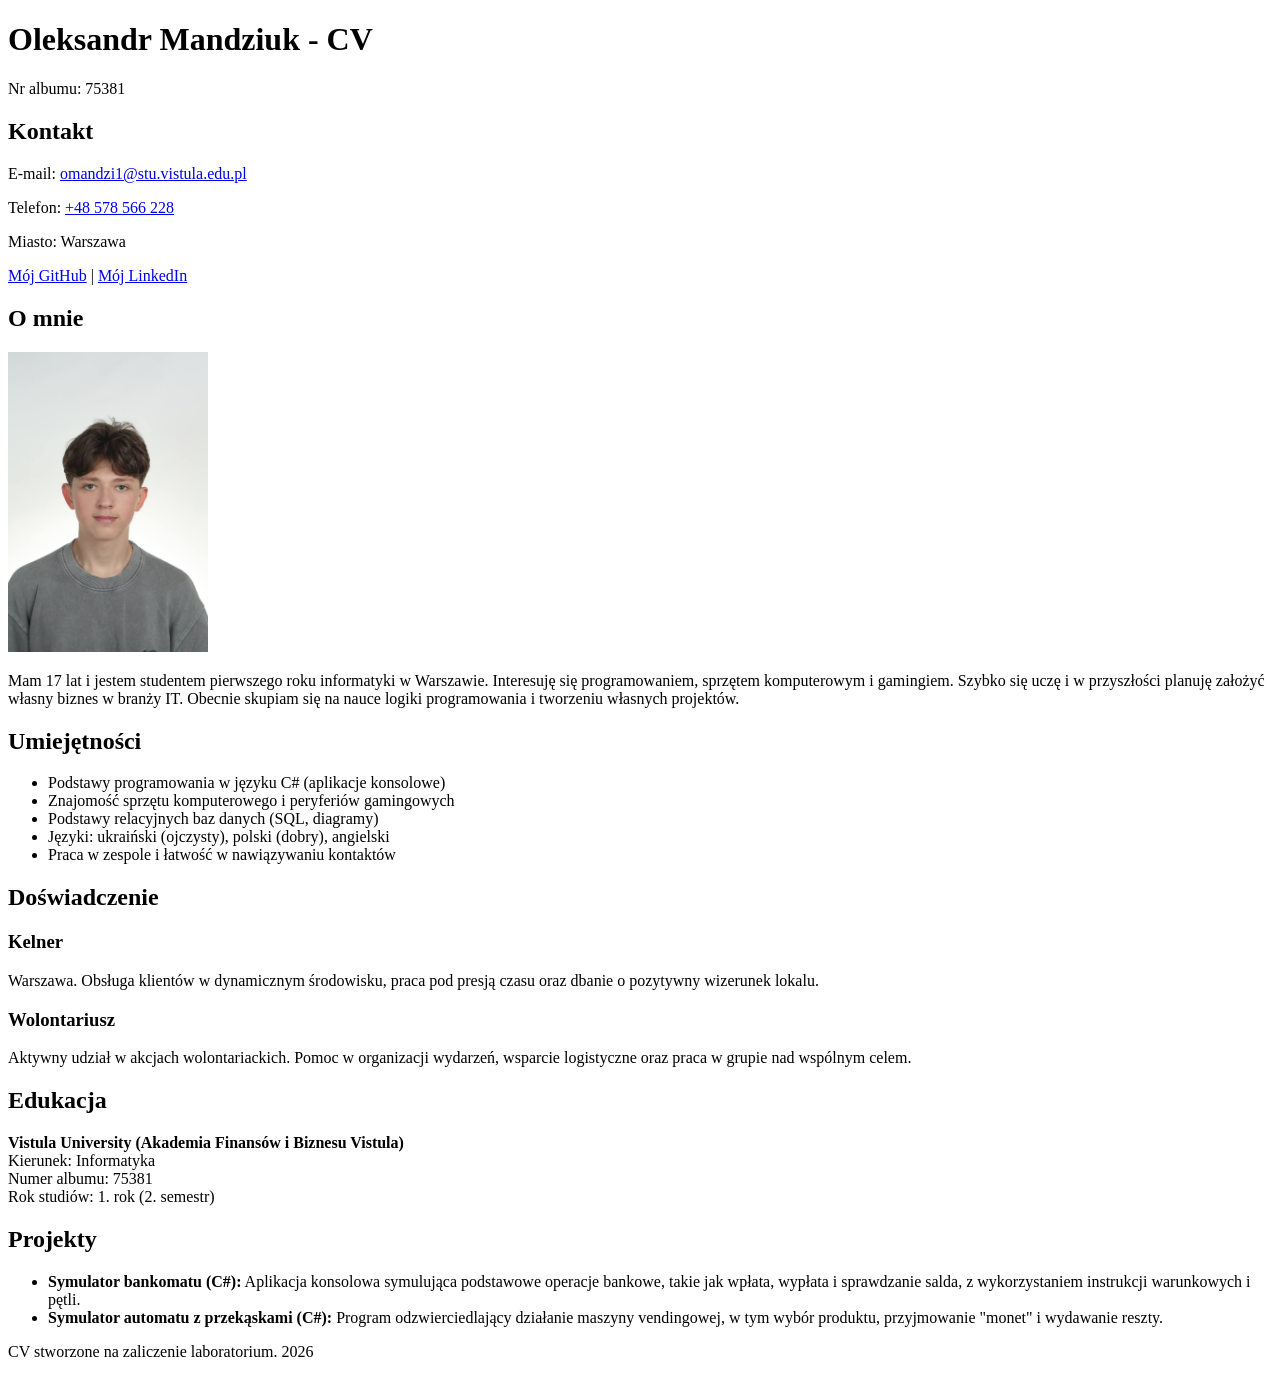
<file: zad1_cv/index.html>
<!DOCTYPE html>
<html lang="pl">
<head>
    <meta charset="UTF-8">
    <meta name="viewport" content="width=device-width, initial-scale=1.0">
    <title>CV - Oleksandr Mandziuk (75381)</title>
</head>
<body>

    <header>
        <h1>Oleksandr Mandziuk - CV</h1>
        <p>Nr albumu: 75381</p>
    </header>

    <main>
        <section>
            <h2>Kontakt</h2>
            <p>E-mail: <a href="mailto:omandzi1@stu.vistula.edu.pl">omandzi1@stu.vistula.edu.pl</a></p>
            <p>Telefon: <a href="tel:+48578566228">+48 578 566 228</a></p>
            <p>Miasto: Warszawa</p>
            <p>
                <a href="https://github.com/75381-oleksandr-mandziuk" target="_blank" rel="noopener noreferrer">Mój GitHub</a> | 
                <a href="https://www.linkedin.com/in/oleksandr-mandziuk-185b4838b/" target="_blank" rel="noopener noreferrer">Mój LinkedIn</a>
            </p>
        </section>

        <section>
            <h2>O mnie</h2>
            <img src="moje_zdjecie.jpg" alt="Zdjęcie profilowe - Oleksandr Mandziuk" width="200">
            <p>Mam 17 lat i jestem studentem pierwszego roku informatyki w Warszawie. Interesuję się programowaniem, sprzętem komputerowym i gamingiem. Szybko się uczę i w przyszłości planuję założyć własny biznes w branży IT. Obecnie skupiam się na nauce logiki programowania i tworzeniu własnych projektów.</p>
        </section>

        <section>
            <h2>Umiejętności</h2>
            <ul>
                <li>Podstawy programowania w języku C# (aplikacje konsolowe)</li>
                <li>Znajomość sprzętu komputerowego i peryferiów gamingowych</li>
                <li>Podstawy relacyjnych baz danych (SQL, diagramy)</li>
                <li>Języki: ukraiński (ojczysty), polski (dobry), angielski</li>
                <li>Praca w zespole i łatwość w nawiązywaniu kontaktów</li>
            </ul>
        </section>

        <section>
            <h2>Doświadczenie</h2>
            <article>
                <h3>Kelner</h3>
                <p>Warszawa. Obsługa klientów w dynamicznym środowisku, praca pod presją czasu oraz dbanie o pozytywny wizerunek lokalu.</p>
            </article>
            <article>
                <h3>Wolontariusz</h3>
                <p>Aktywny udział w akcjach wolontariackich. Pomoc w organizacji wydarzeń, wsparcie logistyczne oraz praca w grupie nad wspólnym celem.</p>
            </article>
        </section>

        <section>
            <h2>Edukacja</h2>
            <p><strong>Vistula University (Akademia Finansów i Biznesu Vistula)</strong><br>
            Kierunek: Informatyka<br>
            Numer albumu: 75381<br>
            Rok studiów: 1. rok (2. semestr)</p>
        </section>

        <section>
            <h2>Projekty</h2>
            <ul>
                <li><strong>Symulator bankomatu (C#):</strong> Aplikacja konsolowa symulująca podstawowe operacje bankowe, takie jak wpłata, wypłata i sprawdzanie salda, z wykorzystaniem instrukcji warunkowych i pętli.</li>
                <li><strong>Symulator automatu z przekąskami (C#):</strong> Program odzwierciedlający działanie maszyny vendingowej, w tym wybór produktu, przyjmowanie "monet" i wydawanie reszty.</li>
            </ul>
        </section>
    </main>

    <footer>
        <p>CV stworzone na zaliczenie laboratorium. 2026</p>
    </footer>

</body>
</html>
</file>
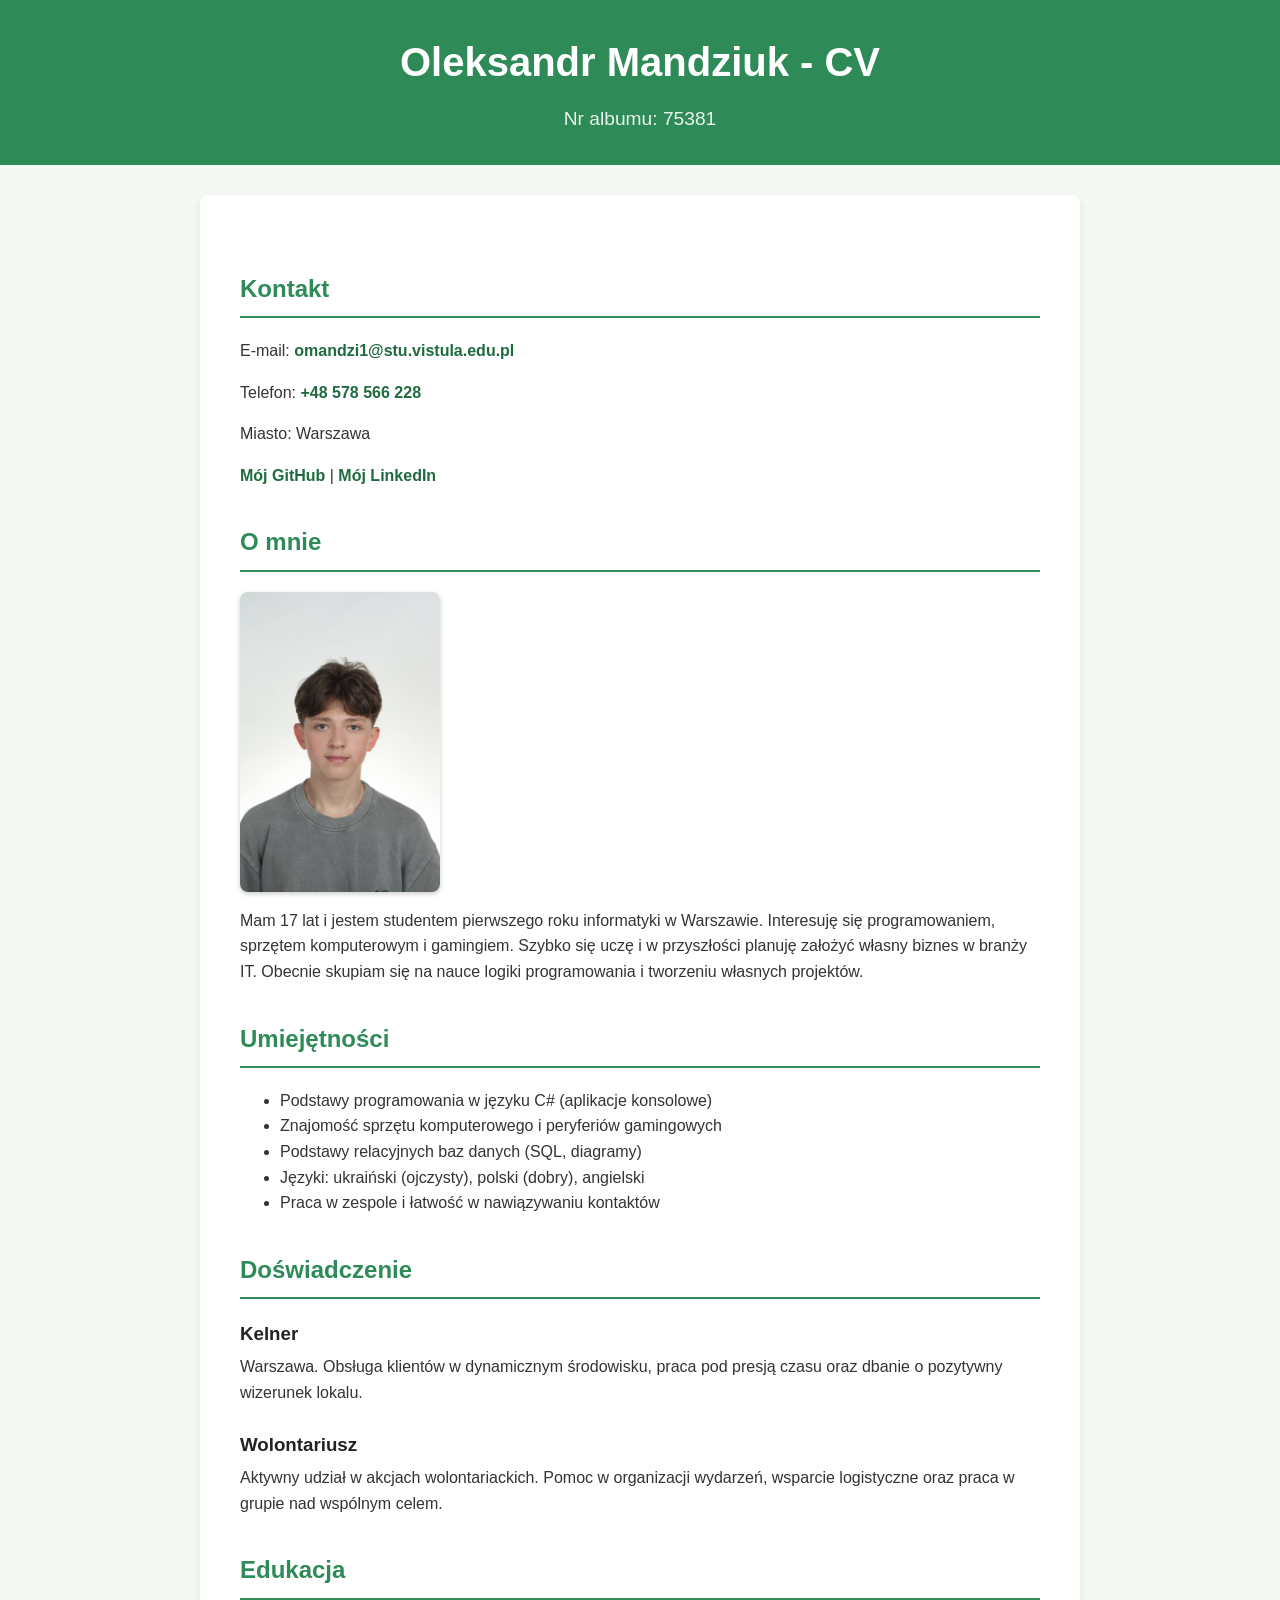
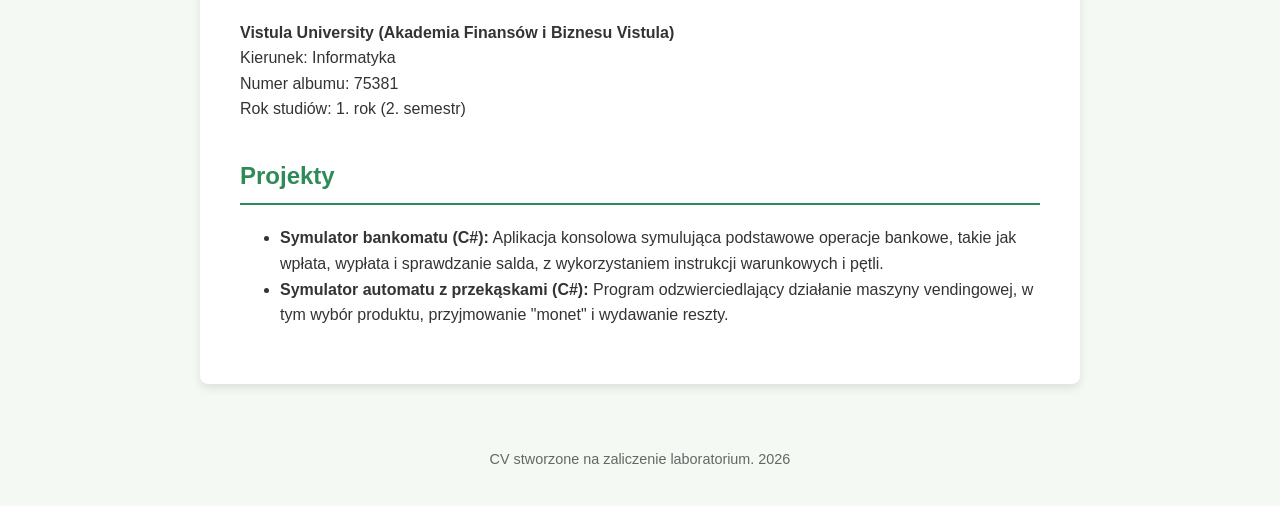
<file: zad2_css/index.html>
<!DOCTYPE html>
<html lang="pl">
<head>
    <meta charset="UTF-8">
    <meta name="viewport" content="width=device-width, initial-scale=1.0">
    <title>CV - Oleksandr Mandziuk (75381)</title>
    <link rel="stylesheet" href="styles.css">
</head>
<body>

    <header>
        <h1>Oleksandr Mandziuk - CV</h1>
        <p>Nr albumu: 75381</p>
    </header>

    <main>
        <section>
            <h2>Kontakt</h2>
            <p>E-mail: <a href="mailto:omandzi1@stu.vistula.edu.pl">omandzi1@stu.vistula.edu.pl</a></p>
            <p>Telefon: <a href="tel:+48578566228">+48 578 566 228</a></p>
            <p>Miasto: Warszawa</p>
            <p>
                <a href="https://github.com/75381-oleksandr-mandziuk" target="_blank" rel="noopener noreferrer">Mój GitHub</a> | 
                <a href="https://www.linkedin.com/in/oleksandr-mandziuk-185b4838b/" target="_blank" rel="noopener noreferrer">Mój LinkedIn</a>
            </p>
        </section>

        <section>
            <h2>O mnie</h2>
            <img src="moje_zdjecie.jpg" alt="Zdjęcie profilowe - Oleksandr Mandziuk">
            <p>Mam 17 lat i jestem studentem pierwszego roku informatyki w Warszawie. Interesuję się programowaniem, sprzętem komputerowym i gamingiem. Szybko się uczę i w przyszłości planuję założyć własny biznes w branży IT. Obecnie skupiam się na nauce logiki programowania i tworzeniu własnych projektów.</p>
        </section>

        <section>
            <h2>Umiejętności</h2>
            <ul>
                <li>Podstawy programowania w języku C# (aplikacje konsolowe)</li>
                <li>Znajomość sprzętu komputerowego i peryferiów gamingowych</li>
                <li>Podstawy relacyjnych baz danych (SQL, diagramy)</li>
                <li>Języki: ukraiński (ojczysty), polski (dobry), angielski</li>
                <li>Praca w zespole i łatwość w nawiązywaniu kontaktów</li>
            </ul>
        </section>

        <section>
            <h2>Doświadczenie</h2>
            <article>
                <h3>Kelner</h3>
                <p>Warszawa. Obsługa klientów w dynamicznym środowisku, praca pod presją czasu oraz dbanie o pozytywny wizerunek lokalu.</p>
            </article>
            <article>
                <h3>Wolontariusz</h3>
                <p>Aktywny udział w akcjach wolontariackich. Pomoc w organizacji wydarzeń, wsparcie logistyczne oraz praca w grupie nad wspólnym celem.</p>
            </article>
        </section>

        <section>
            <h2>Edukacja</h2>
            <p><strong>Vistula University (Akademia Finansów i Biznesu Vistula)</strong><br>
            Kierunek: Informatyka<br>
            Numer albumu: 75381<br>
            Rok studiów: 1. rok (2. semestr)</p>
        </section>

        <section>
            <h2>Projekty</h2>
            <ul>
                <li><strong>Symulator bankomatu (C#):</strong> Aplikacja konsolowa symulująca podstawowe operacje bankowe, takie jak wpłata, wypłata i sprawdzanie salda, z wykorzystaniem instrukcji warunkowych i pętli.</li>
                <li><strong>Symulator automatu z przekąskami (C#):</strong> Program odzwierciedlający działanie maszyny vendingowej, w tym wybór produktu, przyjmowanie "monet" i wydawanie reszty.</li>
            </ul>
        </section>
    </main>

    <footer>
        <p>CV stworzone na zaliczenie laboratorium. 2026</p>
    </footer>

</body>
</html>
</file>
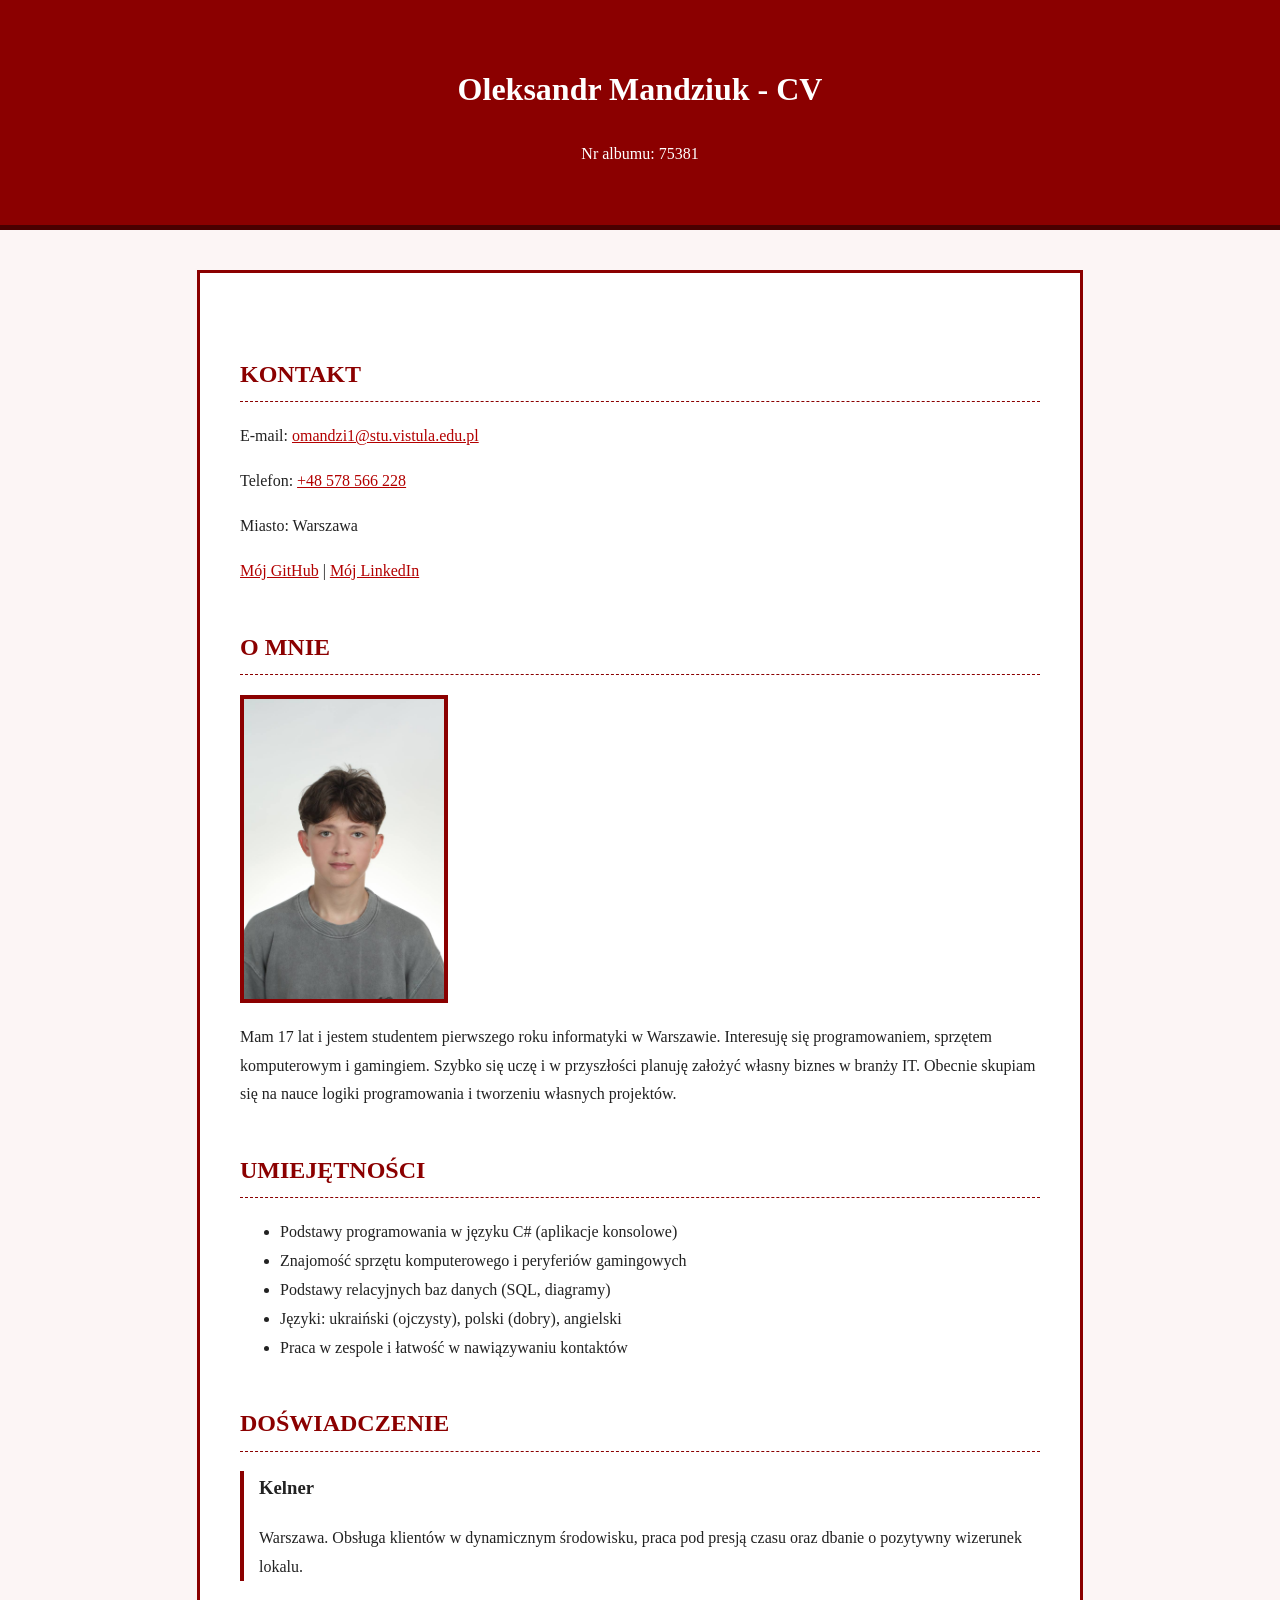
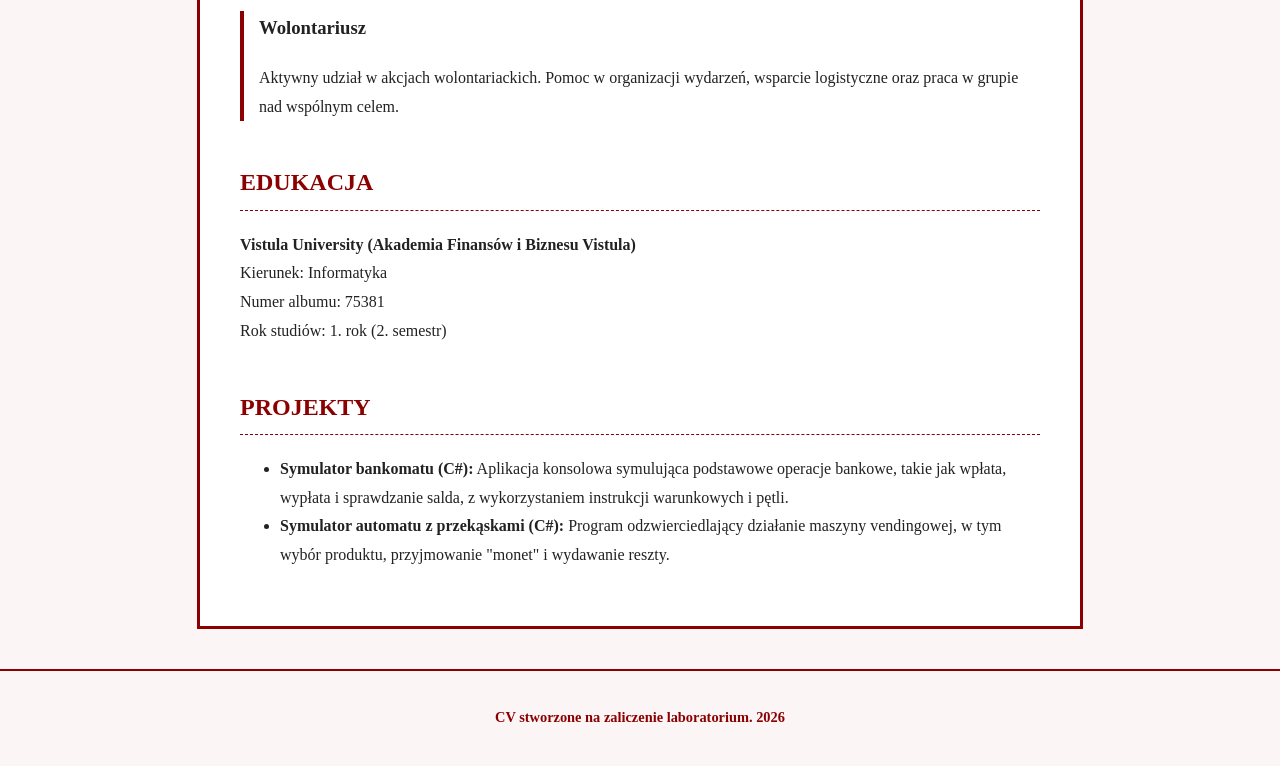
<file: zad3_motyw/index.html>
<!DOCTYPE html>
<html lang="pl">
<head>
    <meta charset="UTF-8">
    <meta name="viewport" content="width=device-width, initial-scale=1.0">
    <title>CV - Oleksandr Mandziuk (75381)</title>
    <link rel="stylesheet" href="red.css">
</head>
<body>

    <header>
        <h1>Oleksandr Mandziuk - CV</h1>
        <p>Nr albumu: 75381</p>
    </header>

    <main>
        <section>
            <h2>Kontakt</h2>
            <p>E-mail: <a href="mailto:omandzi1@stu.vistula.edu.pl">omandzi1@stu.vistula.edu.pl</a></p>
            <p>Telefon: <a href="tel:+48578566228">+48 578 566 228</a></p>
            <p>Miasto: Warszawa</p>
            <p>
                <a href="https://github.com/75381-oleksandr-mandziuk" target="_blank" rel="noopener noreferrer">Mój GitHub</a> | 
                <a href="https://www.linkedin.com/in/oleksandr-mandziuk-185b4838b/" target="_blank" rel="noopener noreferrer">Mój LinkedIn</a>
            </p>
        </section>

        <section>
            <h2>O mnie</h2>
            <img src="moje_zdjecie.jpg" alt="Zdjęcie profilowe - Oleksandr Mandziuk">
            <p>Mam 17 lat i jestem studentem pierwszego roku informatyki w Warszawie. Interesuję się programowaniem, sprzętem komputerowym i gamingiem. Szybko się uczę i w przyszłości planuję założyć własny biznes w branży IT. Obecnie skupiam się na nauce logiki programowania i tworzeniu własnych projektów.</p>
        </section>

        <section>
            <h2>Umiejętności</h2>
            <ul>
                <li>Podstawy programowania w języku C# (aplikacje konsolowe)</li>
                <li>Znajomość sprzętu komputerowego i peryferiów gamingowych</li>
                <li>Podstawy relacyjnych baz danych (SQL, diagramy)</li>
                <li>Języki: ukraiński (ojczysty), polski (dobry), angielski</li>
                <li>Praca w zespole i łatwość w nawiązywaniu kontaktów</li>
            </ul>
        </section>

        <section>
            <h2>Doświadczenie</h2>
            <article>
                <h3>Kelner</h3>
                <p>Warszawa. Obsługa klientów w dynamicznym środowisku, praca pod presją czasu oraz dbanie o pozytywny wizerunek lokalu.</p>
            </article>
            <article>
                <h3>Wolontariusz</h3>
                <p>Aktywny udział w akcjach wolontariackich. Pomoc w organizacji wydarzeń, wsparcie logistyczne oraz praca w grupie nad wspólnym celem.</p>
            </article>
        </section>

        <section>
            <h2>Edukacja</h2>
            <p><strong>Vistula University (Akademia Finansów i Biznesu Vistula)</strong><br>
            Kierunek: Informatyka<br>
            Numer albumu: 75381<br>
            Rok studiów: 1. rok (2. semestr)</p>
        </section>

        <section>
            <h2>Projekty</h2>
            <ul>
                <li><strong>Symulator bankomatu (C#):</strong> Aplikacja konsolowa symulująca podstawowe operacje bankowe, takie jak wpłata, wypłata i sprawdzanie salda, z wykorzystaniem instrukcji warunkowych i pętli.</li>
                <li><strong>Symulator automatu z przekąskami (C#):</strong> Program odzwierciedlający działanie maszyny vendingowej, w tym wybór produktu, przyjmowanie "monet" i wydawanie reszty.</li>
            </ul>
        </section>
    </main>

    <footer>
        <p>CV stworzone na zaliczenie laboratorium. 2026</p>
    </footer>

</body>
</html>
</file>
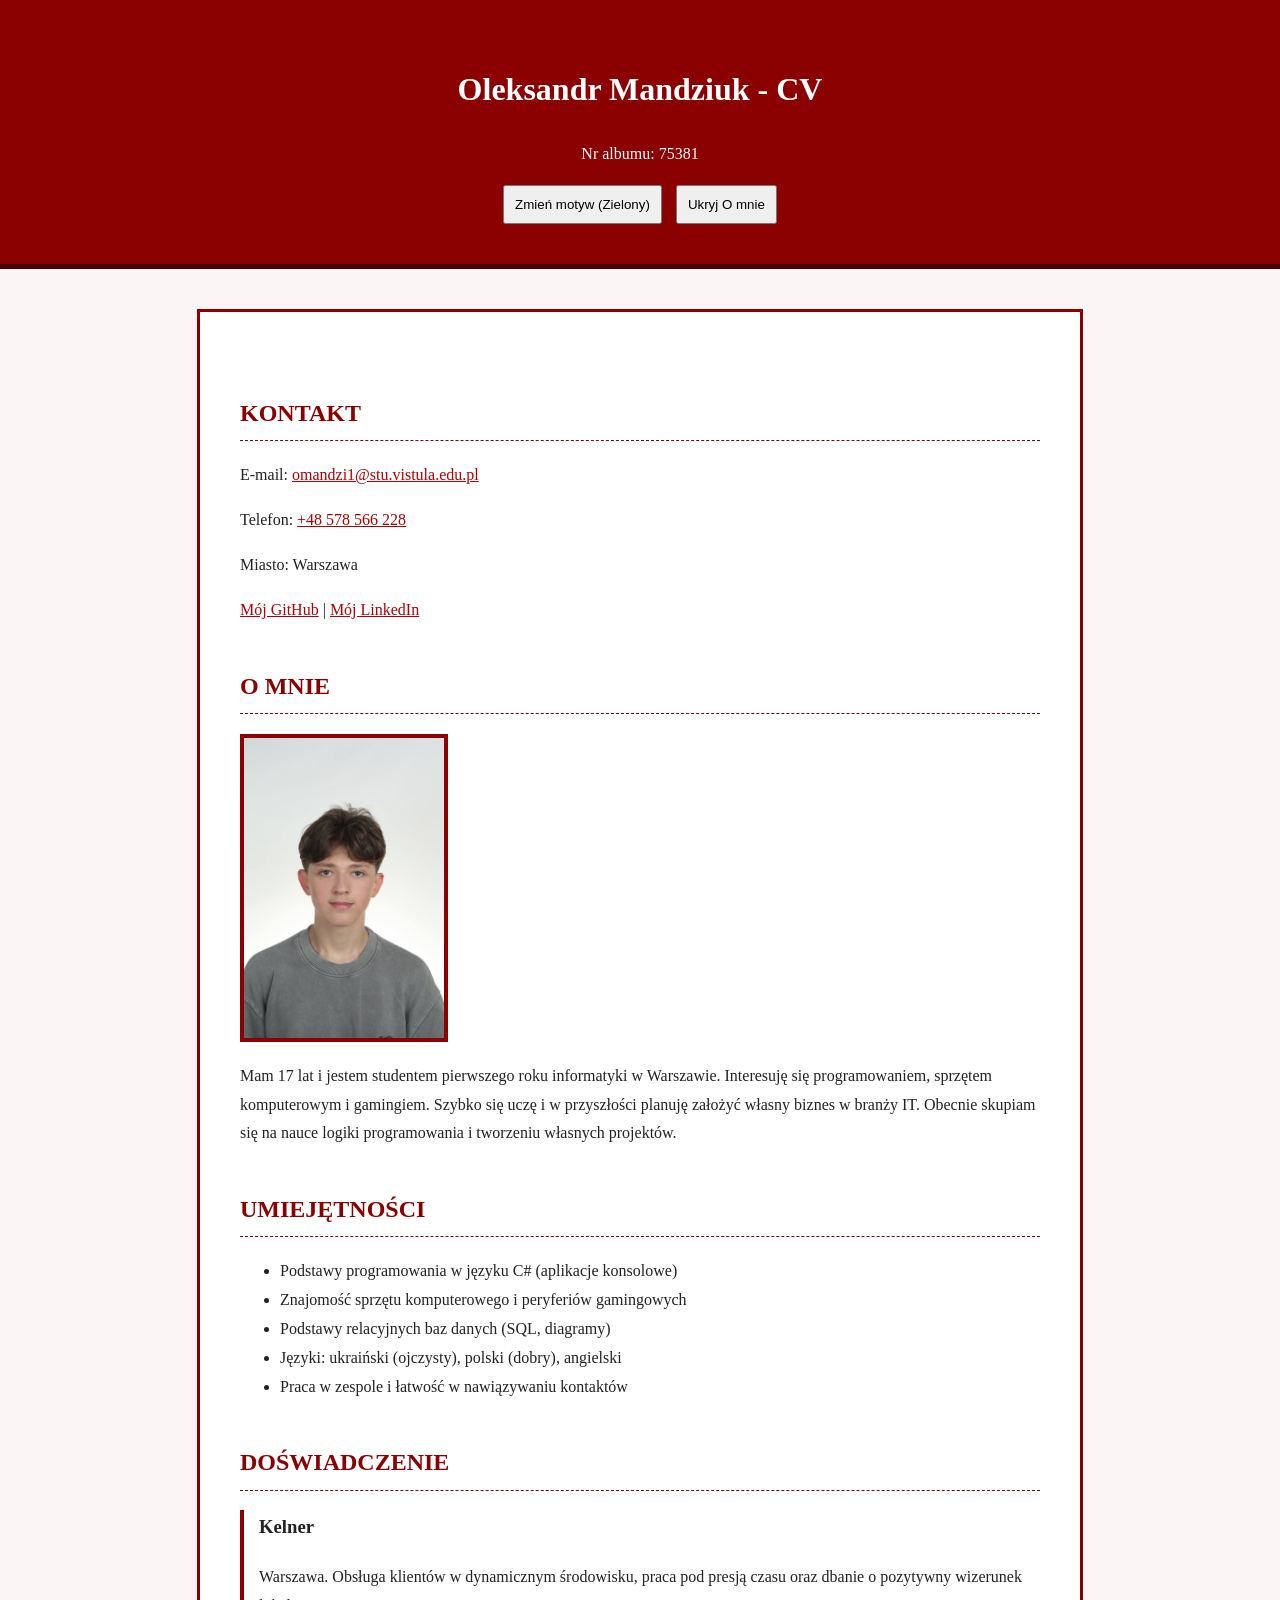
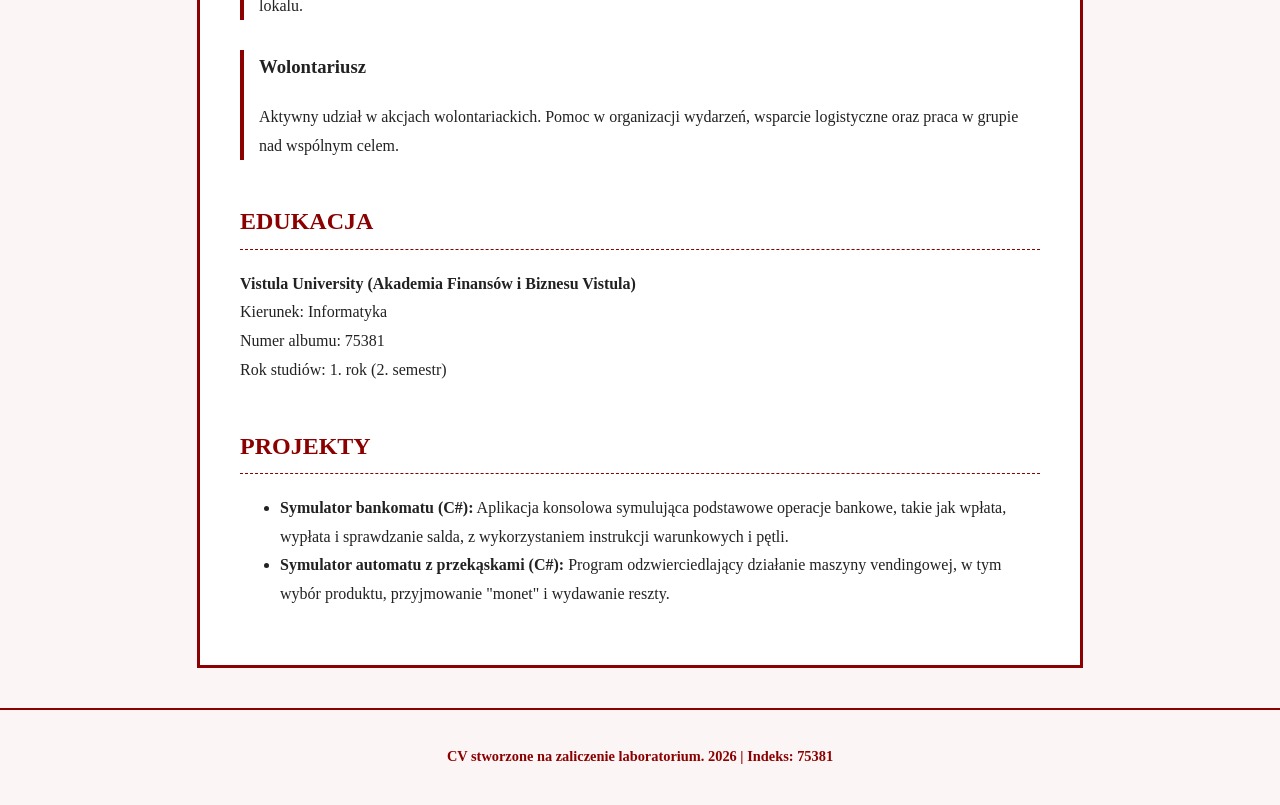
<file: zad4_interakcja/index.html>
<!DOCTYPE html>
<html lang="pl">
<head>
    <meta charset="UTF-8">
    <meta name="viewport" content="width=device-width, initial-scale=1.0">
    <title>CV - Oleksandr Mandziuk (75381)</title>
    <link id="theme-style" rel="stylesheet" href="red.css">
</head>
<body>

    <header>
        <h1>Oleksandr Mandziuk - CV</h1>
        <p>Nr albumu: 75381</p>
        
        <div style="margin-top: 15px;">
            <button id="theme-btn" style="padding: 10px; cursor: pointer; margin-right: 10px;">Zmień motyw (Zielony)</button>
            <button id="toggle-section-btn" style="padding: 10px; cursor: pointer;">Ukryj O mnie</button>
        </div>
    </header>

    <main>
        <section>
            <h2>Kontakt</h2>
            <p>E-mail: <a href="mailto:omandzi1@stu.vistula.edu.pl">omandzi1@stu.vistula.edu.pl</a></p>
            <p>Telefon: <a href="tel:+48578566228">+48 578 566 228</a></p>
            <p>Miasto: Warszawa</p>
            <p>
                <a href="https://github.com/75381-oleksandr-mandziuk" target="_blank" rel="noopener noreferrer">Mój GitHub</a> | 
                <a href="https://www.linkedin.com/in/oleksandr-mandziuk-185b4838b/" target="_blank" rel="noopener noreferrer">Mój LinkedIn</a>
            </p>
        </section>

        <section id="omnie-sekcja">
            <h2>O mnie</h2>
            <img src="moje_zdjecie.jpg" alt="Zdjęcie profilowe - Oleksandr Mandziuk">
            <p>Mam 17 lat i jestem studentem pierwszego roku informatyki w Warszawie. Interesuję się programowaniem, sprzętem komputerowym i gamingiem. Szybko się uczę i w przyszłości planuję założyć własny biznes w branży IT. Obecnie skupiam się na nauce logiki programowania i tworzeniu własnych projektów.</p>
        </section>

        <section>
            <h2>Umiejętności</h2>
            <ul>
                <li>Podstawy programowania w języku C# (aplikacje konsolowe)</li>
                <li>Znajomość sprzętu komputerowego i peryferiów gamingowych</li>
                <li>Podstawy relacyjnych baz danych (SQL, diagramy)</li>
                <li>Języki: ukraiński (ojczysty), polski (dobry), angielski</li>
                <li>Praca w zespole i łatwość w nawiązywaniu kontaktów</li>
            </ul>
        </section>

        <section>
            <h2>Doświadczenie</h2>
            <article>
                <h3>Kelner</h3>
                <p>Warszawa. Obsługa klientów w dynamicznym środowisku, praca pod presją czasu oraz dbanie o pozytywny wizerunek lokalu.</p>
            </article>
            <article>
                <h3>Wolontariusz</h3>
                <p>Aktywny udział w akcjach wolontariackich. Pomoc w organizacji wydarzeń, wsparcie logistyczne oraz praca w grupie nad wspólnym celem.</p>
            </article>
        </section>

        <section>
            <h2>Edukacja</h2>
            <p><strong>Vistula University (Akademia Finansów i Biznesu Vistula)</strong><br>
            Kierunek: Informatyka<br>
            Numer albumu: 75381<br>
            Rok studiów: 1. rok (2. semestr)</p>
        </section>

        <section>
            <h2>Projekty</h2>
            <ul>
                <li><strong>Symulator bankomatu (C#):</strong> Aplikacja konsolowa symulująca podstawowe operacje bankowe, takie jak wpłata, wypłata i sprawdzanie salda, z wykorzystaniem instrukcji warunkowych i pętli.</li>
                <li><strong>Symulator automatu z przekąskami (C#):</strong> Program odzwierciedlający działanie maszyny vendingowej, w tym wybór produktu, przyjmowanie "monet" i wydawanie reszty.</li>
            </ul>
        </section>
    </main>

    <footer>
        <p>CV stworzone na zaliczenie laboratorium. 2026 | Indeks: 75381</p>
    </footer>

    <script src="script.js"></script>
</body>
</html>
</file>
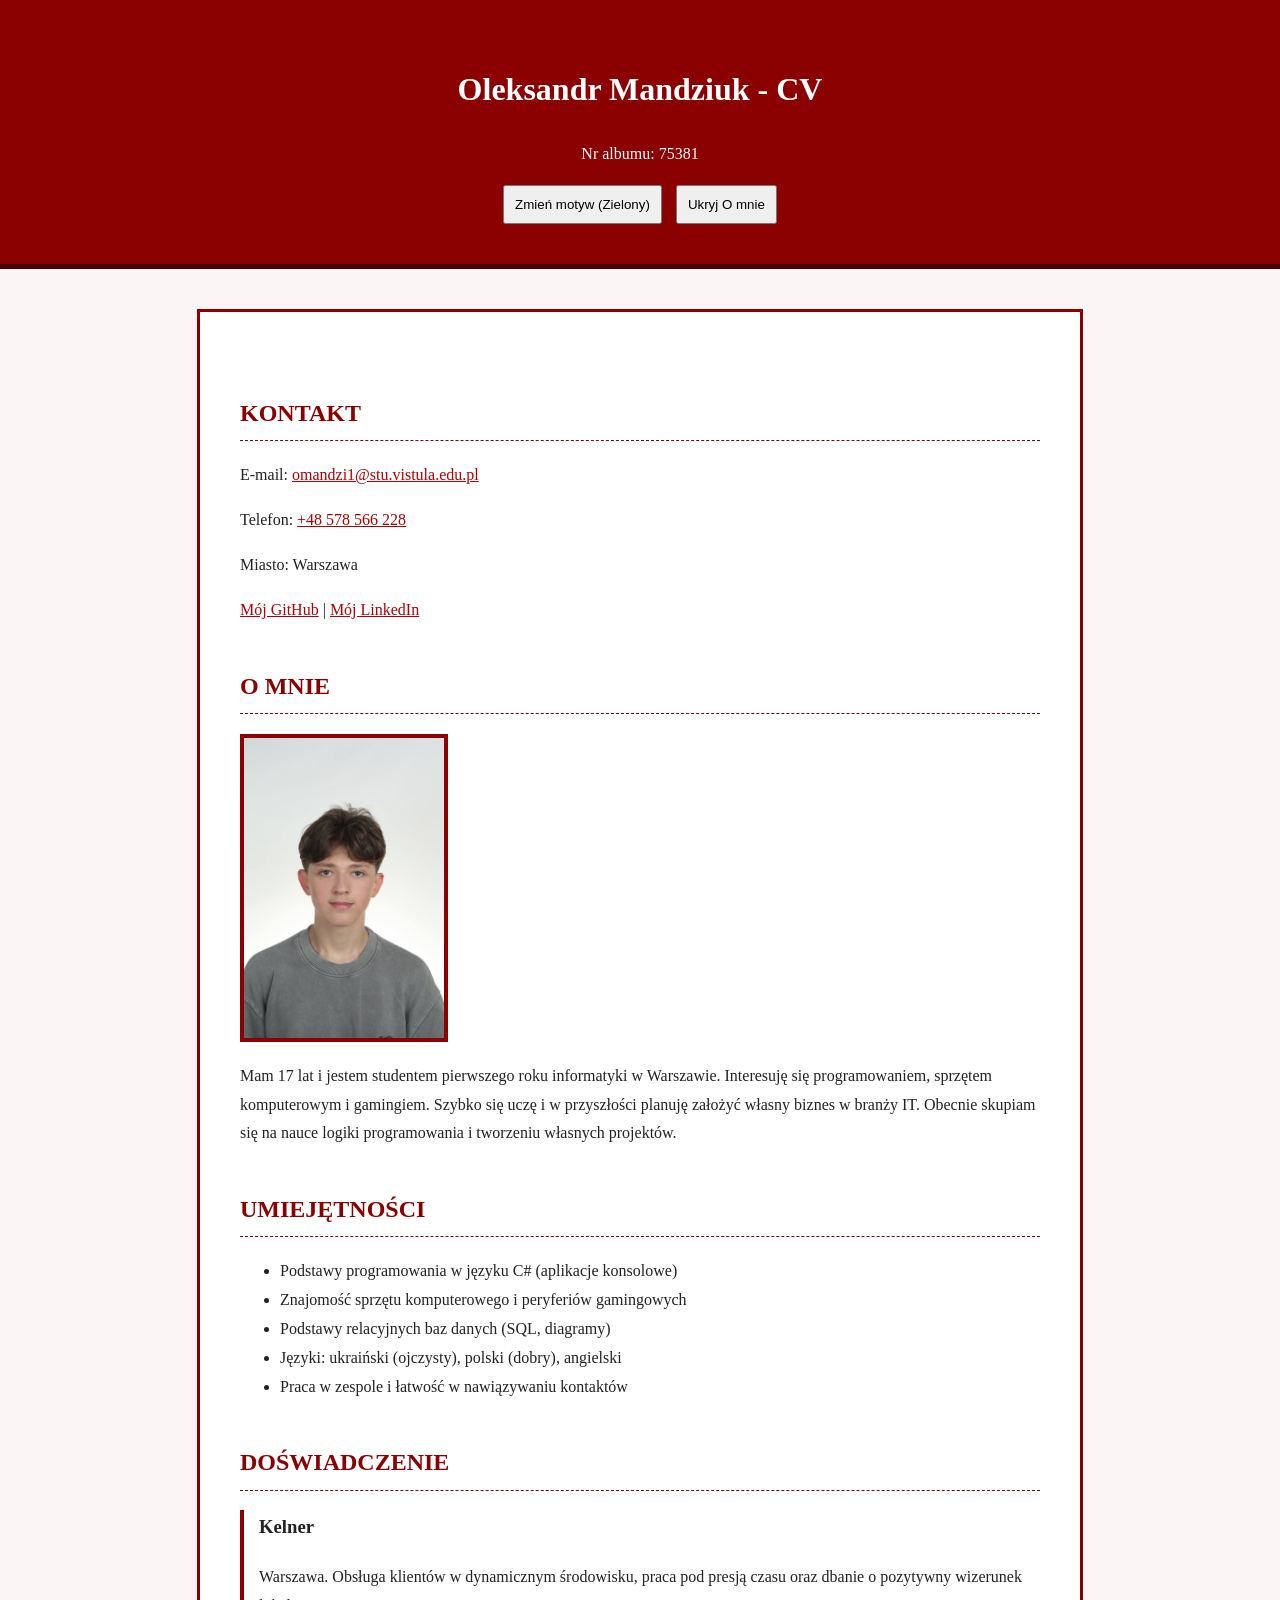
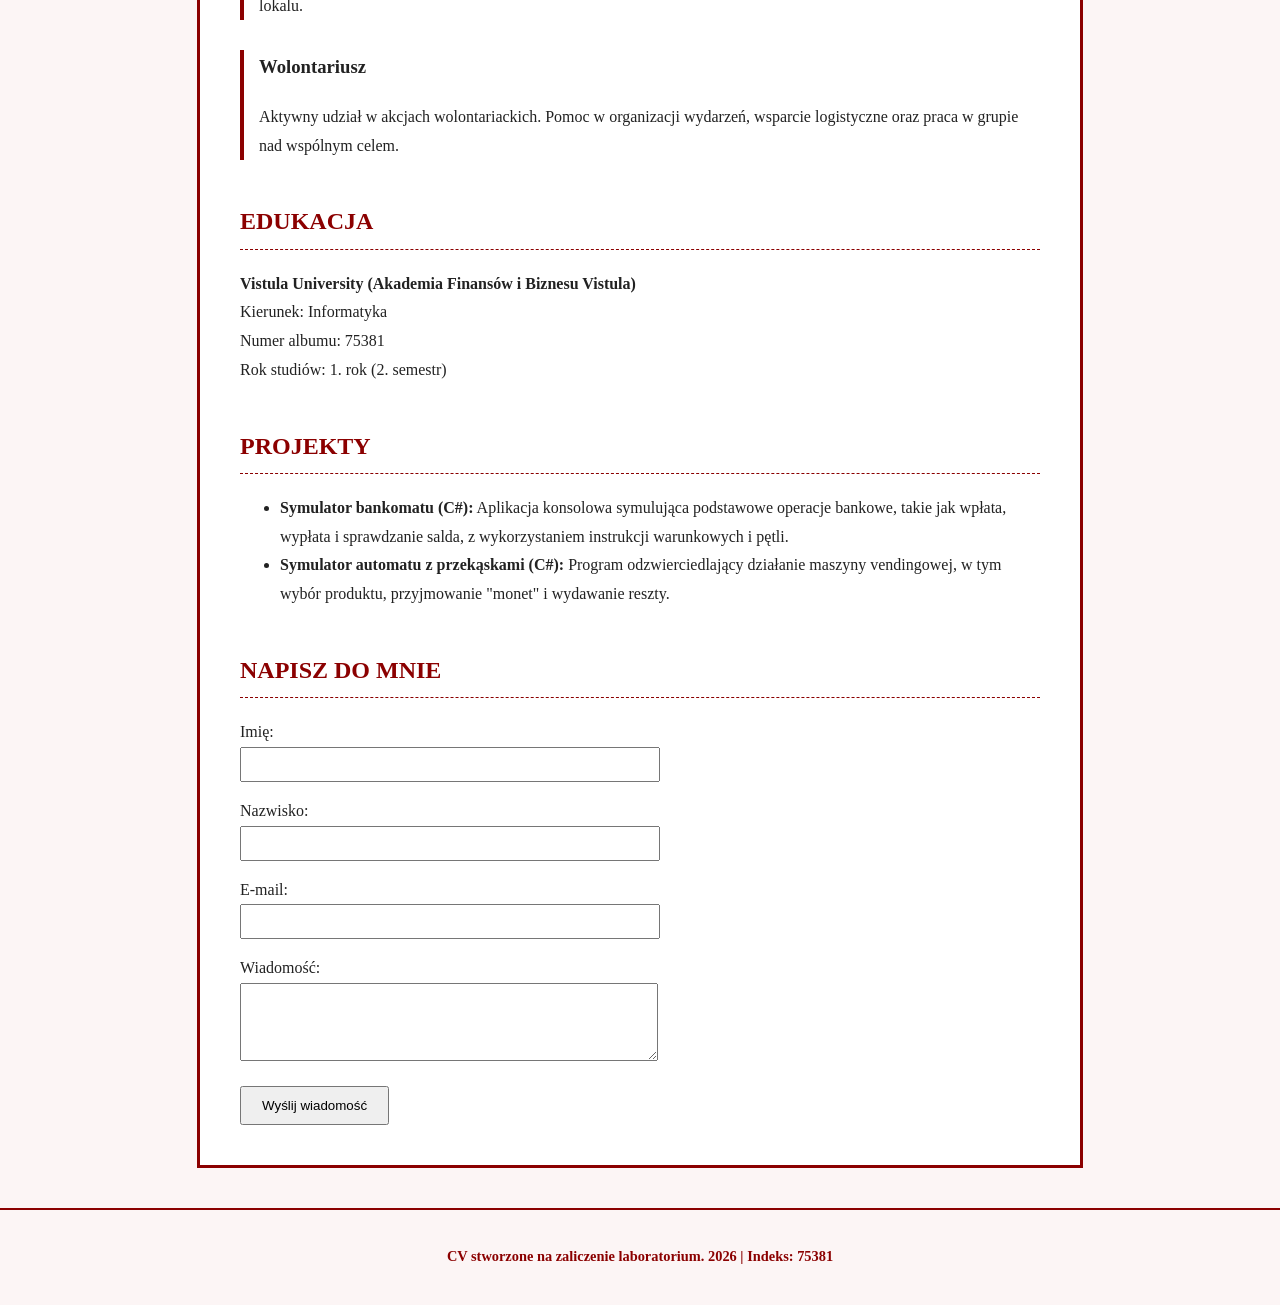
<file: zad5_formularz/index.html>
<!DOCTYPE html>
<html lang="pl">
<head>
    <meta charset="UTF-8">
    <meta name="viewport" content="width=device-width, initial-scale=1.0">
    <title>CV - Oleksandr Mandziuk (75381)</title>
    <link id="theme-style" rel="stylesheet" href="red.css">
</head>
<body>

    <header>
        <h1>Oleksandr Mandziuk - CV</h1>
        <p>Nr albumu: 75381</p>
        
        <div style="margin-top: 15px;">
            <button id="theme-btn" style="padding: 10px; cursor: pointer; margin-right: 10px;">Zmień motyw (Zielony)</button>
            <button id="toggle-section-btn" style="padding: 10px; cursor: pointer;">Ukryj O mnie</button>
        </div>
    </header>

    <main>
        <section>
            <h2>Kontakt</h2>
            <p>E-mail: <a href="mailto:omandzi1@stu.vistula.edu.pl">omandzi1@stu.vistula.edu.pl</a></p>
            <p>Telefon: <a href="tel:+48578566228">+48 578 566 228</a></p>
            <p>Miasto: Warszawa</p>
            <p>
                <a href="https://github.com/75381-oleksandr-mandziuk" target="_blank" rel="noopener noreferrer">Mój GitHub</a> | 
                <a href="https://www.linkedin.com/in/oleksandr-mandziuk-185b4838b/" target="_blank" rel="noopener noreferrer">Mój LinkedIn</a>
            </p>
        </section>

        <section id="omnie-sekcja">
            <h2>O mnie</h2>
            <img src="moje_zdjecie.jpg" alt="Zdjęcie profilowe - Oleksandr Mandziuk">
            <p>Mam 17 lat i jestem studentem pierwszego roku informatyki w Warszawie. Interesuję się programowaniem, sprzętem komputerowym i gamingiem. Szybko się uczę i w przyszłości planuję założyć własny biznes w branży IT. Obecnie skupiam się na nauce logiki programowania i tworzeniu własnych projektów.</p>
        </section>

        <section>
            <h2>Umiejętności</h2>
            <ul>
                <li>Podstawy programowania w języku C# (aplikacje konsolowe)</li>
                <li>Znajomość sprzętu komputerowego i peryferiów gamingowych</li>
                <li>Podstawy relacyjnych baz danych (SQL, diagramy)</li>
                <li>Języki: ukraiński (ojczysty), polski (dobry), angielski</li>
                <li>Praca w zespole i łatwość w nawiązywaniu kontaktów</li>
            </ul>
        </section>

        <section>
            <h2>Doświadczenie</h2>
            <article>
                <h3>Kelner</h3>
                <p>Warszawa. Obsługa klientów w dynamicznym środowisku, praca pod presją czasu oraz dbanie o pozytywny wizerunek lokalu.</p>
            </article>
            <article>
                <h3>Wolontariusz</h3>
                <p>Aktywny udział w akcjach wolontariackich. Pomoc w organizacji wydarzeń, wsparcie logistyczne oraz praca w grupie nad wspólnym celem.</p>
            </article>
        </section>

        <section>
            <h2>Edukacja</h2>
            <p><strong>Vistula University (Akademia Finansów i Biznesu Vistula)</strong><br>
            Kierunek: Informatyka<br>
            Numer albumu: 75381<br>
            Rok studiów: 1. rok (2. semestr)</p>
        </section>

        <section>
            <h2>Projekty</h2>
            <ul>
                <li><strong>Symulator bankomatu (C#):</strong> Aplikacja konsolowa symulująca podstawowe operacje bankowe, takie jak wpłata, wypłata i sprawdzanie salda, z wykorzystaniem instrukcji warunkowych i pętli.</li>
                <li><strong>Symulator automatu z przekąskami (C#):</strong> Program odzwierciedlający działanie maszyny vendingowej, w tym wybór produktu, przyjmowanie "monet" i wydawanie reszty.</li>
            </ul>
        </section>
        <section id="kontakt-formularz-sekcja">
            <h2>Napisz do mnie</h2>
            <form id="kontakt-form">
                <div style="margin-bottom: 15px;">
                    <label for="imie">Imię:</label><br>
                    <input type="text" id="imie" name="imie" style="width: 100%; max-width: 400px; padding: 8px;">
                    <span id="imie-error" style="color: red; font-size: 0.85em; display: block;"></span>
                </div>

                <div style="margin-bottom: 15px;">
                    <label for="nazwisko">Nazwisko:</label><br>
                    <input type="text" id="nazwisko" name="nazwisko" style="width: 100%; max-width: 400px; padding: 8px;">
                    <span id="nazwisko-error" style="color: red; font-size: 0.85em; display: block;"></span>
                </div>

                <div style="margin-bottom: 15px;">
                    <label for="email">E-mail:</label><br>
                    <input type="email" id="email" name="email" style="width: 100%; max-width: 400px; padding: 8px;">
                    <span id="email-error" style="color: red; font-size: 0.85em; display: block;"></span>
                </div>

                <div style="margin-bottom: 15px;">
                    <label for="wiadomosc">Wiadomość:</label><br>
                    <textarea id="wiadomosc" name="wiadomosc" rows="4" style="width: 100%; max-width: 400px; padding: 8px;"></textarea>
                    <span id="wiadomosc-error" style="color: red; font-size: 0.85em; display: block;"></span>
                </div>

                <button type="submit" style="padding: 10px 20px; cursor: pointer;">Wyślij wiadomość</button>
            </form>
        </section>
    </main>
    </main>

    <footer>
        <p>CV stworzone na zaliczenie laboratorium. 2026 | Indeks: 75381</p>
    </footer>

    <script src="script.js"></script>
</body>
</html>
</file>
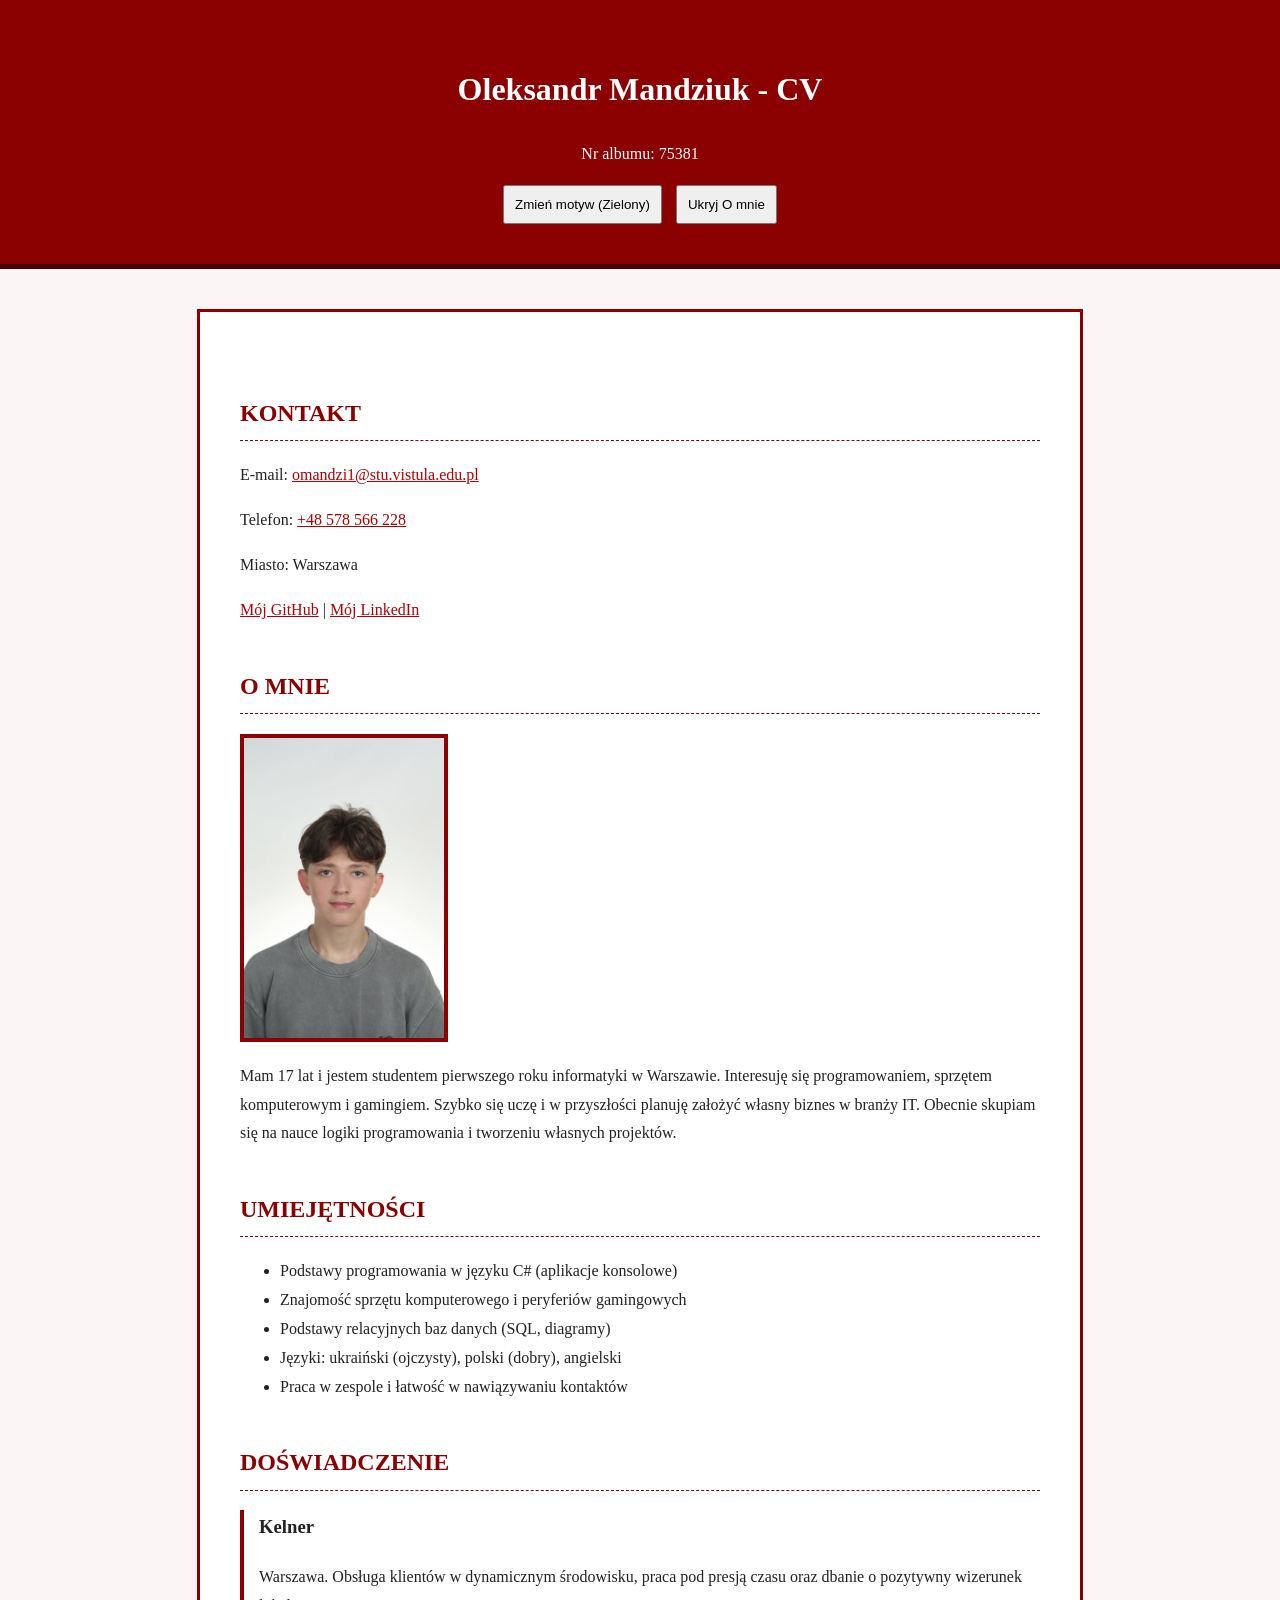
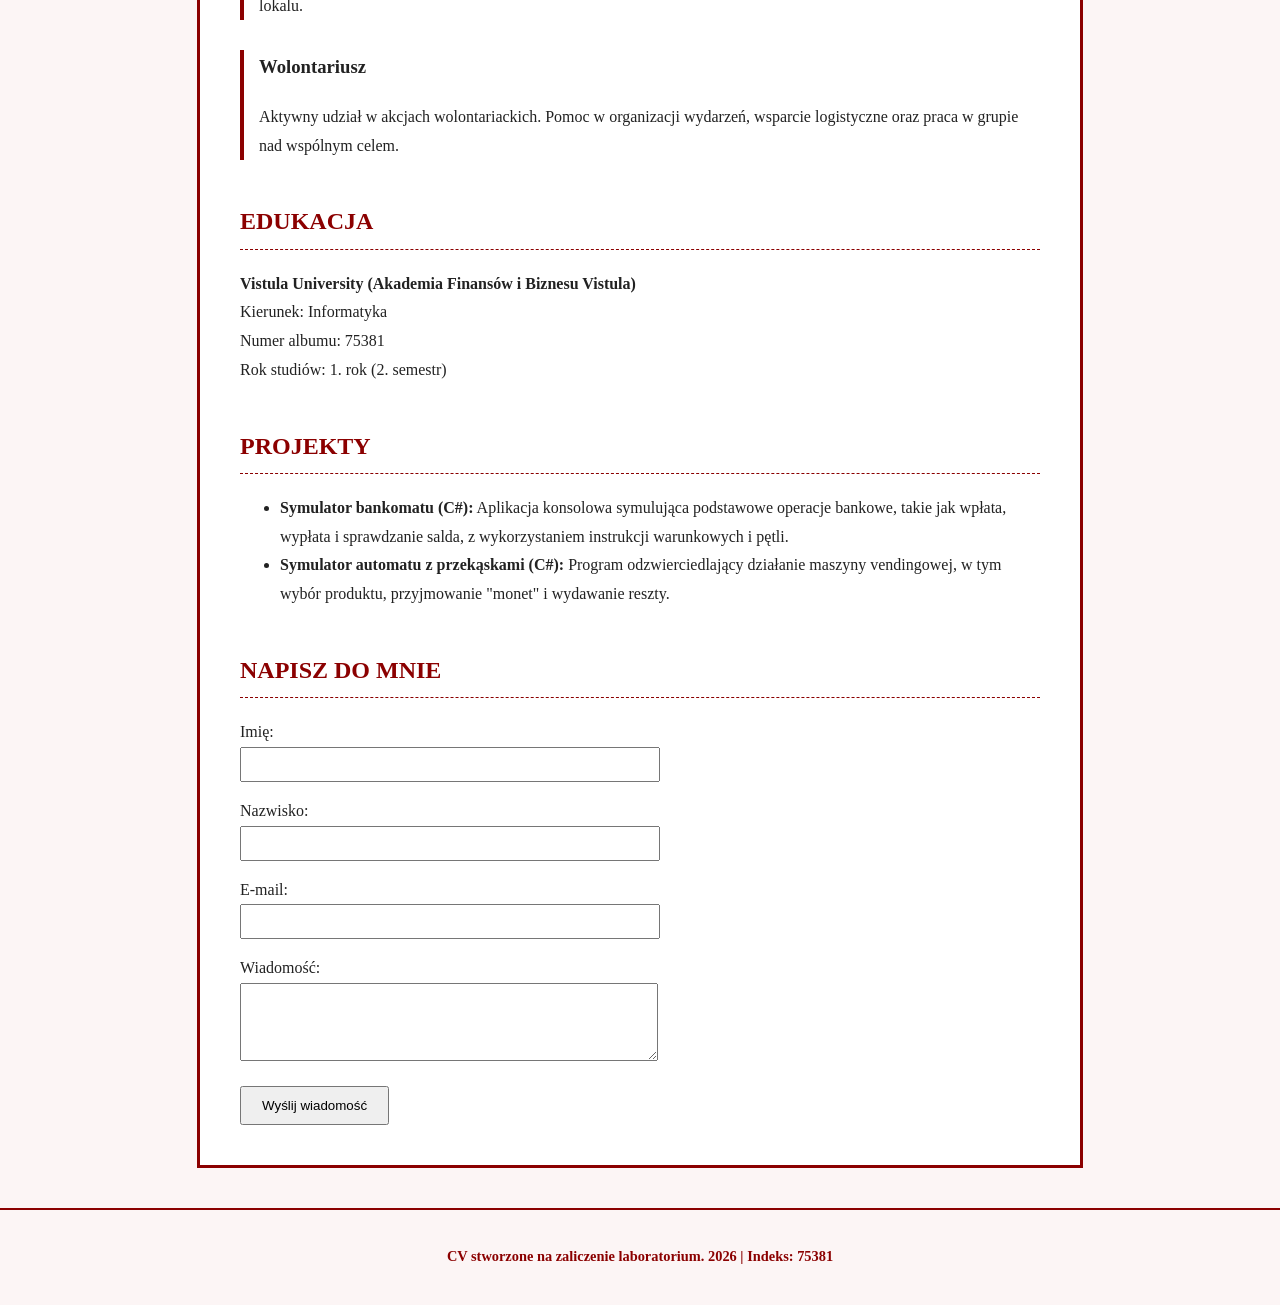
<file: zad6_danejson/index.html>
<!DOCTYPE html>
<html lang="pl">
<head>
    <meta charset="UTF-8">
    <meta name="viewport" content="width=device-width, initial-scale=1.0">
    <title>CV - Oleksandr Mandziuk (75381)</title>
    <link id="theme-style" rel="stylesheet" href="red.css">
</head>
<body>

    <header>
        <h1 id="cv-imie-nazwisko"></h1>
        <p id="cv-indeks"></p>
        
        <div style="margin-top: 15px;">
            <button id="theme-btn" style="padding: 10px; cursor: pointer; margin-right: 10px;">Zmień motyw (Zielony)</button>
            <button id="toggle-section-btn" style="padding: 10px; cursor: pointer;">Ukryj O mnie</button>
        </div>
    </header>

    <main>
        <section>
            <h2>Kontakt</h2>
            <p>E-mail: <a id="cv-email" href=""></a></p>
            <p>Telefon: <a id="cv-telefon" href=""></a></p>
            <p id="cv-miasto"></p>
            <p>
                <a id="cv-github" href="" target="_blank" rel="noopener noreferrer">Mój GitHub</a> | 
                <a id="cv-linkedin" href="" target="_blank" rel="noopener noreferrer">Mój LinkedIn</a>
            </p>
        </section>

        <section id="omnie-sekcja">
            <h2>O mnie</h2>
            <img id="cv-zdjecie" src="" alt="">
            <p id="cv-omnie-tekst"></p>
        </section>

        <section>
            <h2>Umiejętności</h2>
            <ul id="lista-umiejetnosci"></ul>
        </section>

        <section>
            <h2>Doświadczenie</h2>
            <div id="doswiadczenie-kontener"></div>
        </section>

        <section>
            <h2>Edukacja</h2>
            <p id="edukacja-kontener"></p>
        </section>

        <section>
            <h2>Projekty</h2>
            <ul id="lista-projektow"></ul>
        </section>

        <section id="kontakt-formularz-sekcja">
            <h2>Napisz do mnie</h2>
            <form id="kontakt-form">
                <div style="margin-bottom: 15px;">
                    <label for="imie">Imię:</label><br>
                    <input type="text" id="imie" name="imie" style="width: 100%; max-width: 400px; padding: 8px;">
                    <span id="imie-error" style="color: red; font-size: 0.85em; display: block;"></span>
                </div>

                <div style="margin-bottom: 15px;">
                    <label for="nazwisko">Nazwisko:</label><br>
                    <input type="text" id="nazwisko" name="nazwisko" style="width: 100%; max-width: 400px; padding: 8px;">
                    <span id="nazwisko-error" style="color: red; font-size: 0.85em; display: block;"></span>
                </div>

                <div style="margin-bottom: 15px;">
                    <label for="email">E-mail:</label><br>
                    <input type="email" id="email" name="email" style="width: 100%; max-width: 400px; padding: 8px;">
                    <span id="email-error" style="color: red; font-size: 0.85em; display: block;"></span>
                </div>

                <div style="margin-bottom: 15px;">
                    <label for="wiadomosc">Wiadomość:</label><br>
                    <textarea id="wiadomosc" name="wiadomosc" rows="4" style="width: 100%; max-width: 400px; padding: 8px;"></textarea>
                    <span id="wiadomosc-error" style="color: red; font-size: 0.85em; display: block;"></span>
                </div>

                <button type="submit" style="padding: 10px 20px; cursor: pointer;">Wyślij wiadomość</button>
            </form>
        </section>
    </main>

    <footer>
        <p id="cv-stopka"></p>
    </footer>

    <script src="script.js"></script>
</body>
</html>
</file>
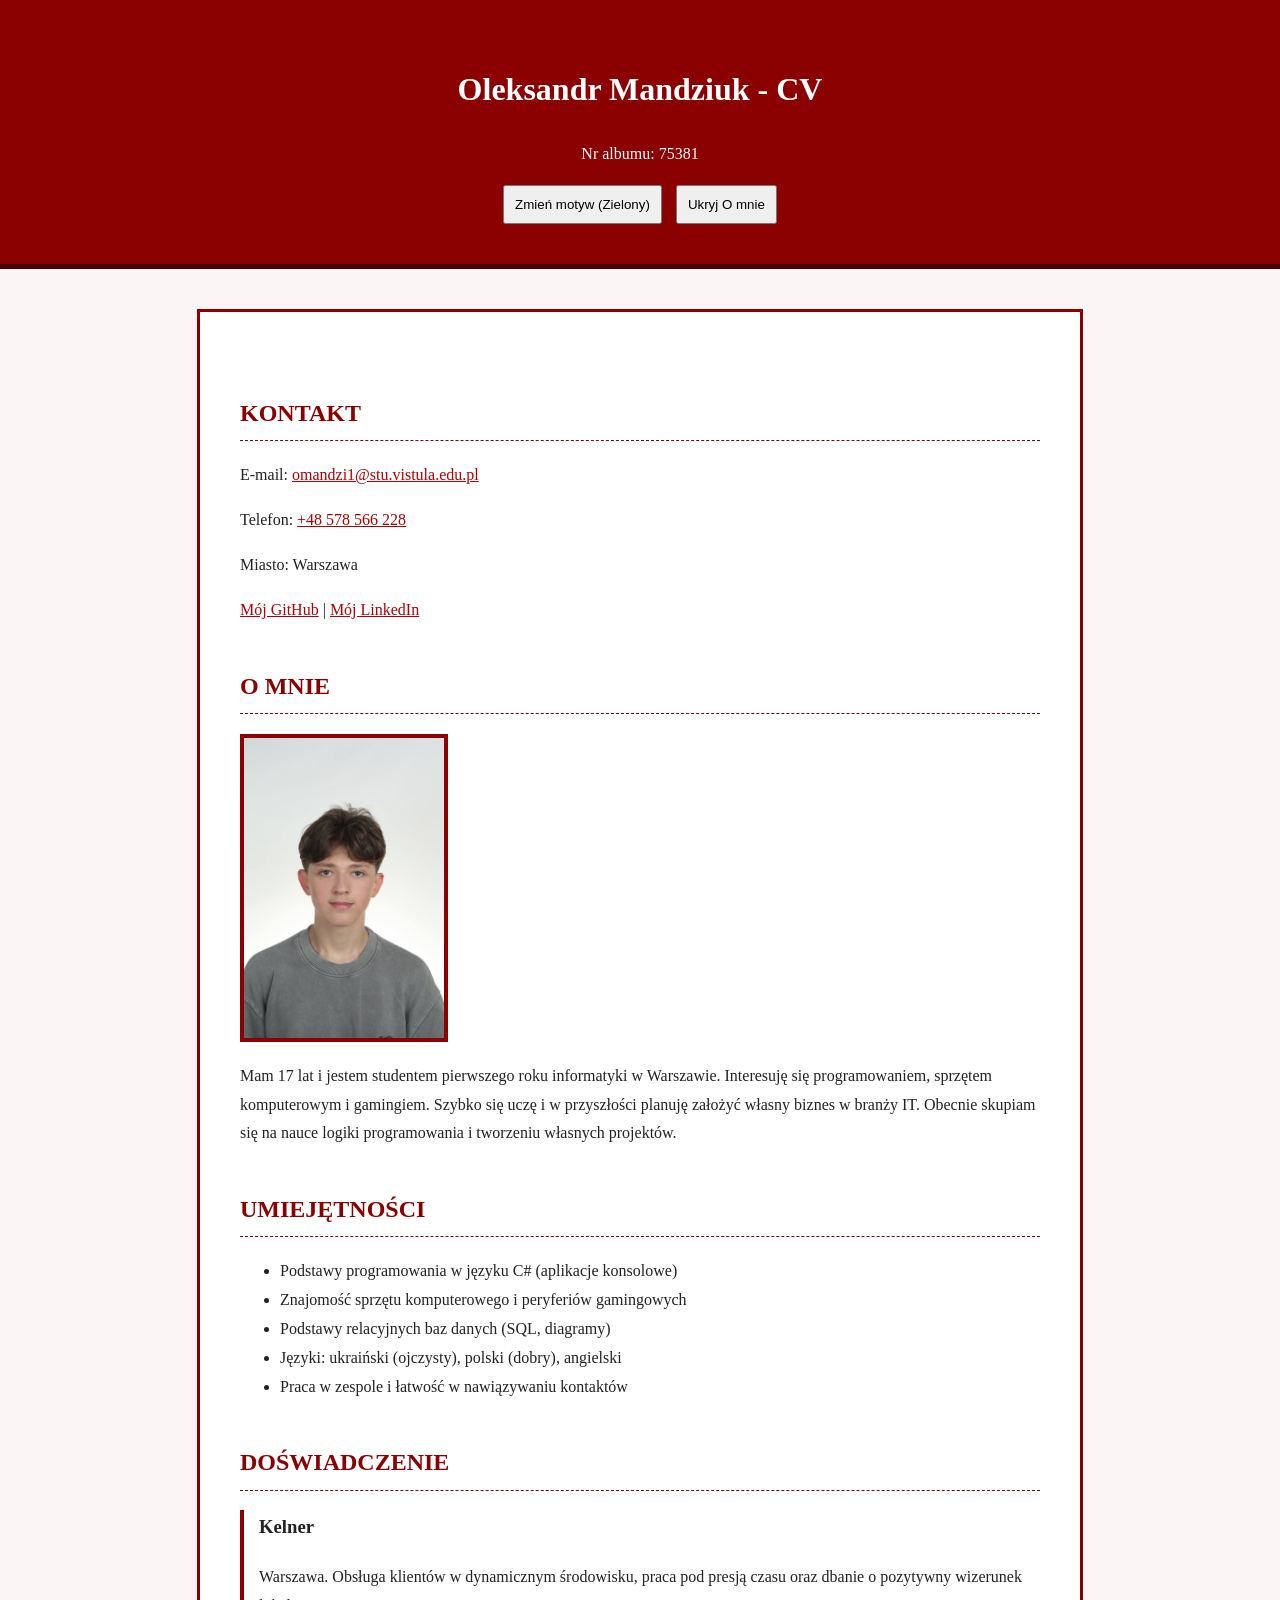
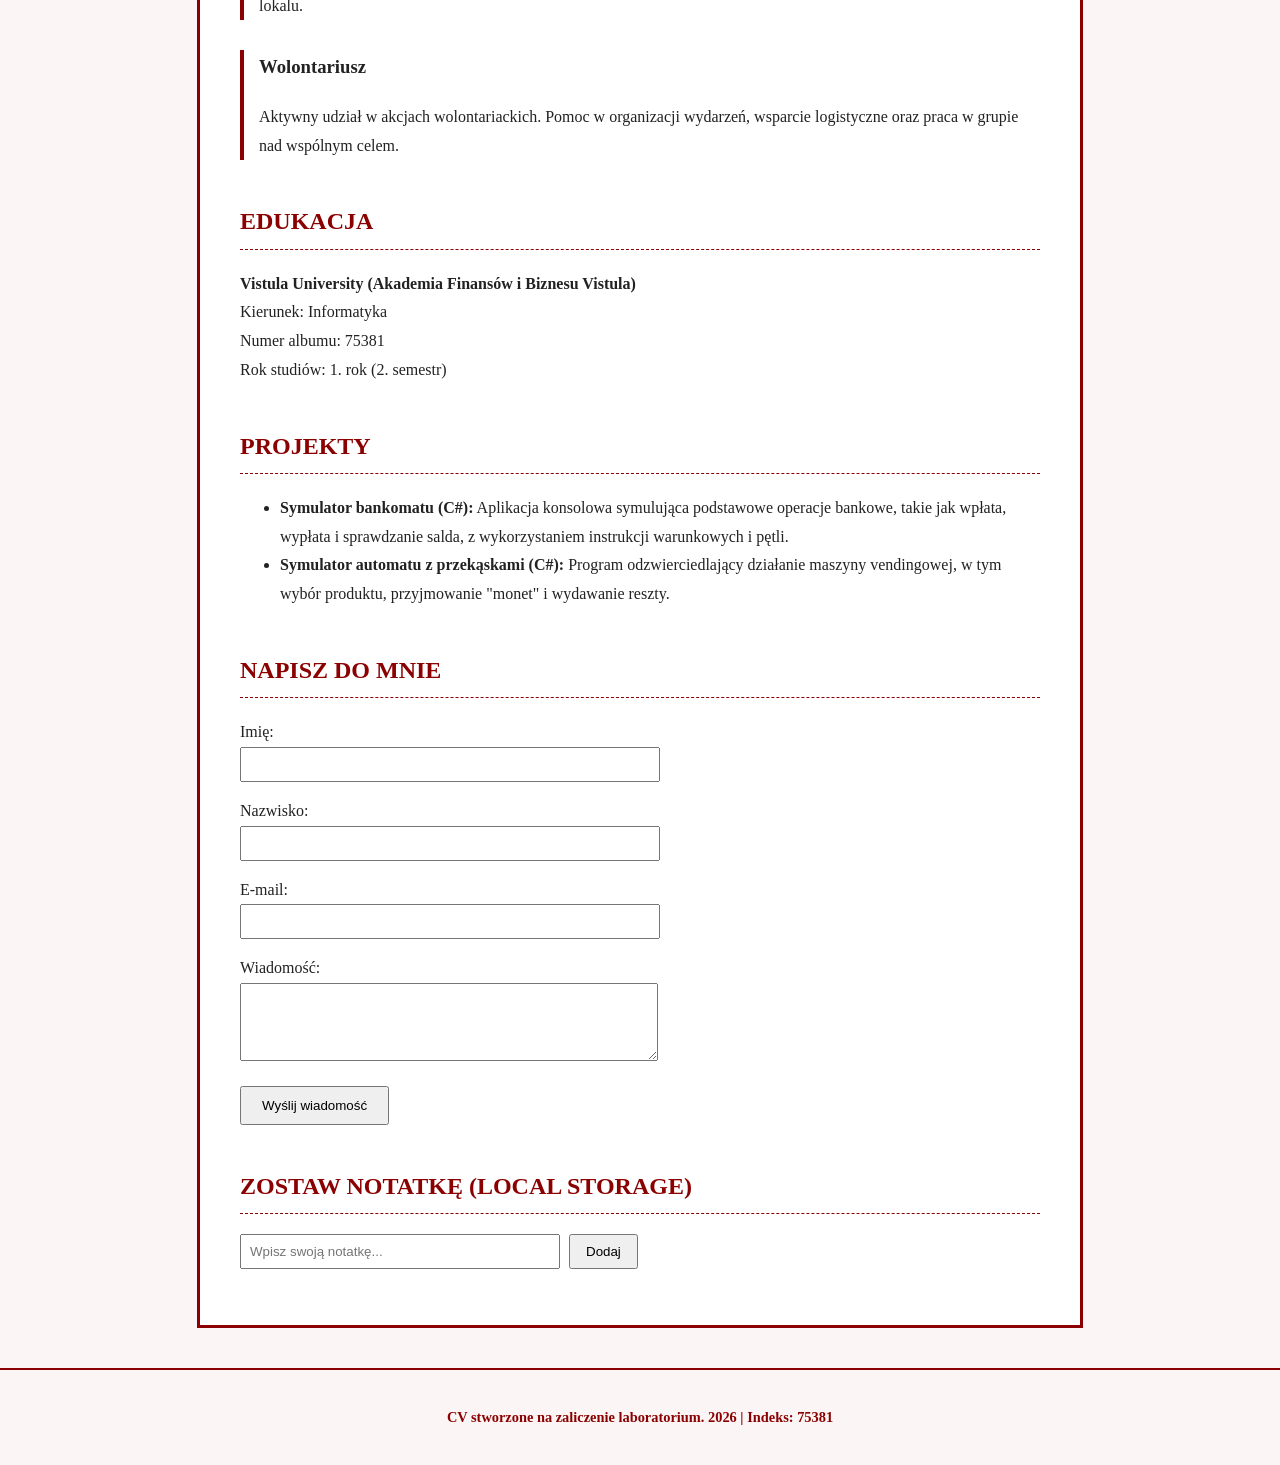
<file: zad7_localstorage/index.html>
<!DOCTYPE html>
<html lang="pl">
<head>
    <meta charset="UTF-8">
    <meta name="viewport" content="width=device-width, initial-scale=1.0">
    <title>CV - Oleksandr Mandziuk (75381)</title>
    <link id="theme-style" rel="stylesheet" href="red.css">
</head>
<body>

    <header>
        <h1 id="cv-imie-nazwisko"></h1>
        <p id="cv-indeks"></p>
        
        <div style="margin-top: 15px;">
            <button id="theme-btn" style="padding: 10px; cursor: pointer; margin-right: 10px;">Zmień motyw (Zielony)</button>
            <button id="toggle-section-btn" style="padding: 10px; cursor: pointer;">Ukryj O mnie</button>
        </div>
    </header>

    <main>
        <section>
            <h2>Kontakt</h2>
            <p>E-mail: <a id="cv-email" href=""></a></p>
            <p>Telefon: <a id="cv-telefon" href=""></a></p>
            <p id="cv-miasto"></p>
            <p>
                <a id="cv-github" href="" target="_blank" rel="noopener noreferrer">Mój GitHub</a> | 
                <a id="cv-linkedin" href="" target="_blank" rel="noopener noreferrer">Mój LinkedIn</a>
            </p>
        </section>

        <section id="omnie-sekcja">
            <h2>O mnie</h2>
            <img id="cv-zdjecie" src="" alt="">
            <p id="cv-omnie-tekst"></p>
        </section>

        <section>
            <h2>Umiejętności</h2>
            <ul id="lista-umiejetnosci"></ul>
        </section>

        <section>
            <h2>Doświadczenie</h2>
            <div id="doswiadczenie-kontener"></div>
        </section>

        <section>
            <h2>Edukacja</h2>
            <p id="edukacja-kontener"></p>
        </section>

        <section>
            <h2>Projekty</h2>
            <ul id="lista-projektow"></ul>
        </section>

        <section id="kontakt-formularz-sekcja">
            <h2>Napisz do mnie</h2>
            <form id="kontakt-form">
                <div style="margin-bottom: 15px;">
                    <label for="imie">Imię:</label><br>
                    <input type="text" id="imie" name="imie" style="width: 100%; max-width: 400px; padding: 8px;">
                    <span id="imie-error" style="color: red; font-size: 0.85em; display: block;"></span>
                </div>

                <div style="margin-bottom: 15px;">
                    <label for="nazwisko">Nazwisko:</label><br>
                    <input type="text" id="nazwisko" name="nazwisko" style="width: 100%; max-width: 400px; padding: 8px;">
                    <span id="nazwisko-error" style="color: red; font-size: 0.85em; display: block;"></span>
                </div>

                <div style="margin-bottom: 15px;">
                    <label for="email">E-mail:</label><br>
                    <input type="email" id="email" name="email" style="width: 100%; max-width: 400px; padding: 8px;">
                    <span id="email-error" style="color: red; font-size: 0.85em; display: block;"></span>
                </div>

                <div style="margin-bottom: 15px;">
                    <label for="wiadomosc">Wiadomość:</label><br>
                    <textarea id="wiadomosc" name="wiadomosc" rows="4" style="width: 100%; max-width: 400px; padding: 8px;"></textarea>
                    <span id="wiadomosc-error" style="color: red; font-size: 0.85em; display: block;"></span>
                </div>

                <button type="submit" style="padding: 10px 20px; cursor: pointer;">Wyślij wiadomość</button>
            </form>
        </section>

        <!-- NOWA SEKCJA: Local Storage (Zadanie 7) -->
        <section id="notatki-sekcja">
            <h2>Zostaw notatkę (Local Storage)</h2>
            <div style="margin-bottom: 15px;">
                <input type="text" id="nowa-notatka" placeholder="Wpisz swoją notatkę..." style="padding: 8px; width: 100%; max-width: 300px; margin-right: 5px;">
                <button id="dodaj-notatke-btn" style="padding: 8px 15px; cursor: pointer;">Dodaj</button>
            </div>
            <!-- Lista notatek -->
            <ul id="lista-notatek" style="list-style-type: none; padding-left: 0;"></ul>
        </section>

    </main>
    
    <footer>
        <p id="cv-stopka"></p>
    </footer>

    <script src="script.js"></script>
</body>
</html>
</file>
<file: zad2_css/styles.css>
body {
    font-family: 'Segoe UI', Tahoma, Geneva, Verdana, sans-serif;
    background-color: #f4f9f4; 
    color: #333;
    margin: 0;
    padding: 0;
    line-height: 1.6;
}

main {
    max-width: 800px;
    margin: 30px auto;
    background-color: #ffffff;
    padding: 40px;
    box-shadow: 0 4px 10px rgba(0,0,0,0.1);
    border-radius: 8px;
}

header {
    background-color: #2e8b57;
    color: white;
    text-align: center;
    padding: 30px 0;
    margin-bottom: 20px;
}

header h1 {
    margin: 0;
    font-size: 2.5em;
}

header p {
    margin: 10px 0 0 0;
    font-size: 1.2em;
    opacity: 0.9;
}

h2 {
    color: #2e8b57;
    border-bottom: 2px solid #2e8b57;
    padding-bottom: 8px;
    margin-top: 35px;
}

a {
    color: #1f6b3f;
    text-decoration: none;
    font-weight: bold;
}

a:hover {
    text-decoration: underline;
    color: #2e8b57;
}
img {
    max-width: 200px;
    border-radius: 8px;
    display: block;
    margin: 15px 0;
    box-shadow: 0 2px 5px rgba(0,0,0,0.2);
}

article {
    margin-bottom: 25px;
}

article h3 {
    margin-bottom: 5px;
    color: #222;
}

article p {
    margin-top: 0;
}

footer {
    text-align: center;
    padding: 20px;
    color: #666;
    font-size: 0.9em;
    margin-top: 20px;
}
</file>
<file: zad3_motyw/red.css>
body {
    font-family: Georgia, 'Times New Roman', Times, serif; 
    background-color: #fcf5f5; 
    color: #222;
    margin: 0;
    padding: 0;
    line-height: 1.8; 
}

main {
    max-width: 800px;
    margin: 40px auto;
    background-color: #ffffff;
    padding: 40px;
    border: 3px solid #8b0000; 
    border-radius: 0; 
}

header {
    background-color: #8b0000; 
    color: white;
    text-align: center; 
    padding: 40px 30px;
    margin-bottom: 30px;
    border-bottom: 5px solid #4a0000; 
}

h2 {
    color: #8b0000;
    border-bottom: 1px dashed #8b0000; 
    padding-bottom: 5px;
    margin-top: 40px;
    text-transform: uppercase; 
}

a {
    color: #b30000;
    text-decoration: underline; 
}

a:hover {
    color: #ff0000;
    background-color: #ffe6e6; 
}

img {
    max-width: 200px;
    border: 4px solid #8b0000;
    border-radius: 0;
    display: block;
    margin: 20px 0;
}

article {
    margin-bottom: 30px;
    border-left: 4px solid #8b0000; 
    padding-left: 15px;
}

footer {
    text-align: center;
    padding: 20px;
    color: #8b0000;
    font-size: 0.9em;
    font-weight: bold;
    border-top: 2px solid #8b0000;
}
</file>
<file: zad4_interakcja/red.css>
body {
    font-family: Georgia, 'Times New Roman', Times, serif; 
    background-color: #fcf5f5; 
    color: #222;
    margin: 0;
    padding: 0;
    line-height: 1.8; 
}

main {
    max-width: 800px;
    margin: 40px auto;
    background-color: #ffffff;
    padding: 40px;
    border: 3px solid #8b0000; 
    border-radius: 0; 
}

header {
    background-color: #8b0000; 
    color: white;
    text-align: center; 
    padding: 40px 30px;
    margin-bottom: 30px;
    border-bottom: 5px solid #4a0000; 
}

h2 {
    color: #8b0000;
    border-bottom: 1px dashed #8b0000; 
    padding-bottom: 5px;
    margin-top: 40px;
    text-transform: uppercase; 
}

a {
    color: #b30000;
    text-decoration: underline; 
}

a:hover {
    color: #ff0000;
    background-color: #ffe6e6; 
}

img {
    max-width: 200px;
    border: 4px solid #8b0000;
    border-radius: 0;
    display: block;
    margin: 20px 0;
}

article {
    margin-bottom: 30px;
    border-left: 4px solid #8b0000; 
    padding-left: 15px;
}

footer {
    text-align: center;
    padding: 20px;
    color: #8b0000;
    font-size: 0.9em;
    font-weight: bold;
    border-top: 2px solid #8b0000;
}
</file>
<file: zad5_formularz/red.css>
body {
    font-family: Georgia, 'Times New Roman', Times, serif; 
    background-color: #fcf5f5; 
    color: #222;
    margin: 0;
    padding: 0;
    line-height: 1.8; 
}

main {
    max-width: 800px;
    margin: 40px auto;
    background-color: #ffffff;
    padding: 40px;
    border: 3px solid #8b0000; 
    border-radius: 0; 
}

header {
    background-color: #8b0000; 
    color: white;
    text-align: center; 
    padding: 40px 30px;
    margin-bottom: 30px;
    border-bottom: 5px solid #4a0000; 
}

h2 {
    color: #8b0000;
    border-bottom: 1px dashed #8b0000; 
    padding-bottom: 5px;
    margin-top: 40px;
    text-transform: uppercase; 
}

a {
    color: #b30000;
    text-decoration: underline; 
}

a:hover {
    color: #ff0000;
    background-color: #ffe6e6; 
}

img {
    max-width: 200px;
    border: 4px solid #8b0000;
    border-radius: 0;
    display: block;
    margin: 20px 0;
}

article {
    margin-bottom: 30px;
    border-left: 4px solid #8b0000; 
    padding-left: 15px;
}

footer {
    text-align: center;
    padding: 20px;
    color: #8b0000;
    font-size: 0.9em;
    font-weight: bold;
    border-top: 2px solid #8b0000;
}
</file>
<file: zad6_danejson/red.css>
body {
    font-family: Georgia, 'Times New Roman', Times, serif; 
    background-color: #fcf5f5; 
    color: #222;
    margin: 0;
    padding: 0;
    line-height: 1.8; 
}

main {
    max-width: 800px;
    margin: 40px auto;
    background-color: #ffffff;
    padding: 40px;
    border: 3px solid #8b0000; 
    border-radius: 0; 
}

header {
    background-color: #8b0000; 
    color: white;
    text-align: center; 
    padding: 40px 30px;
    margin-bottom: 30px;
    border-bottom: 5px solid #4a0000; 
}

h2 {
    color: #8b0000;
    border-bottom: 1px dashed #8b0000; 
    padding-bottom: 5px;
    margin-top: 40px;
    text-transform: uppercase; 
}

a {
    color: #b30000;
    text-decoration: underline; 
}

a:hover {
    color: #ff0000;
    background-color: #ffe6e6; 
}

img {
    max-width: 200px;
    border: 4px solid #8b0000;
    border-radius: 0;
    display: block;
    margin: 20px 0;
}

article {
    margin-bottom: 30px;
    border-left: 4px solid #8b0000; 
    padding-left: 15px;
}

footer {
    text-align: center;
    padding: 20px;
    color: #8b0000;
    font-size: 0.9em;
    font-weight: bold;
    border-top: 2px solid #8b0000;
}
</file>
<file: zad7_localstorage/red.css>
body {
    font-family: Georgia, 'Times New Roman', Times, serif; 
    background-color: #fcf5f5; 
    color: #222;
    margin: 0;
    padding: 0;
    line-height: 1.8; 
}

main {
    max-width: 800px;
    margin: 40px auto;
    background-color: #ffffff;
    padding: 40px;
    border: 3px solid #8b0000; 
    border-radius: 0; 
}

header {
    background-color: #8b0000; 
    color: white;
    text-align: center; 
    padding: 40px 30px;
    margin-bottom: 30px;
    border-bottom: 5px solid #4a0000; 
}

h2 {
    color: #8b0000;
    border-bottom: 1px dashed #8b0000; 
    padding-bottom: 5px;
    margin-top: 40px;
    text-transform: uppercase; 
}

a {
    color: #b30000;
    text-decoration: underline; 
}

a:hover {
    color: #ff0000;
    background-color: #ffe6e6; 
}

img {
    max-width: 200px;
    border: 4px solid #8b0000;
    border-radius: 0;
    display: block;
    margin: 20px 0;
}

article {
    margin-bottom: 30px;
    border-left: 4px solid #8b0000; 
    padding-left: 15px;
}

footer {
    text-align: center;
    padding: 20px;
    color: #8b0000;
    font-size: 0.9em;
    font-weight: bold;
    border-top: 2px solid #8b0000;
}
</file>
